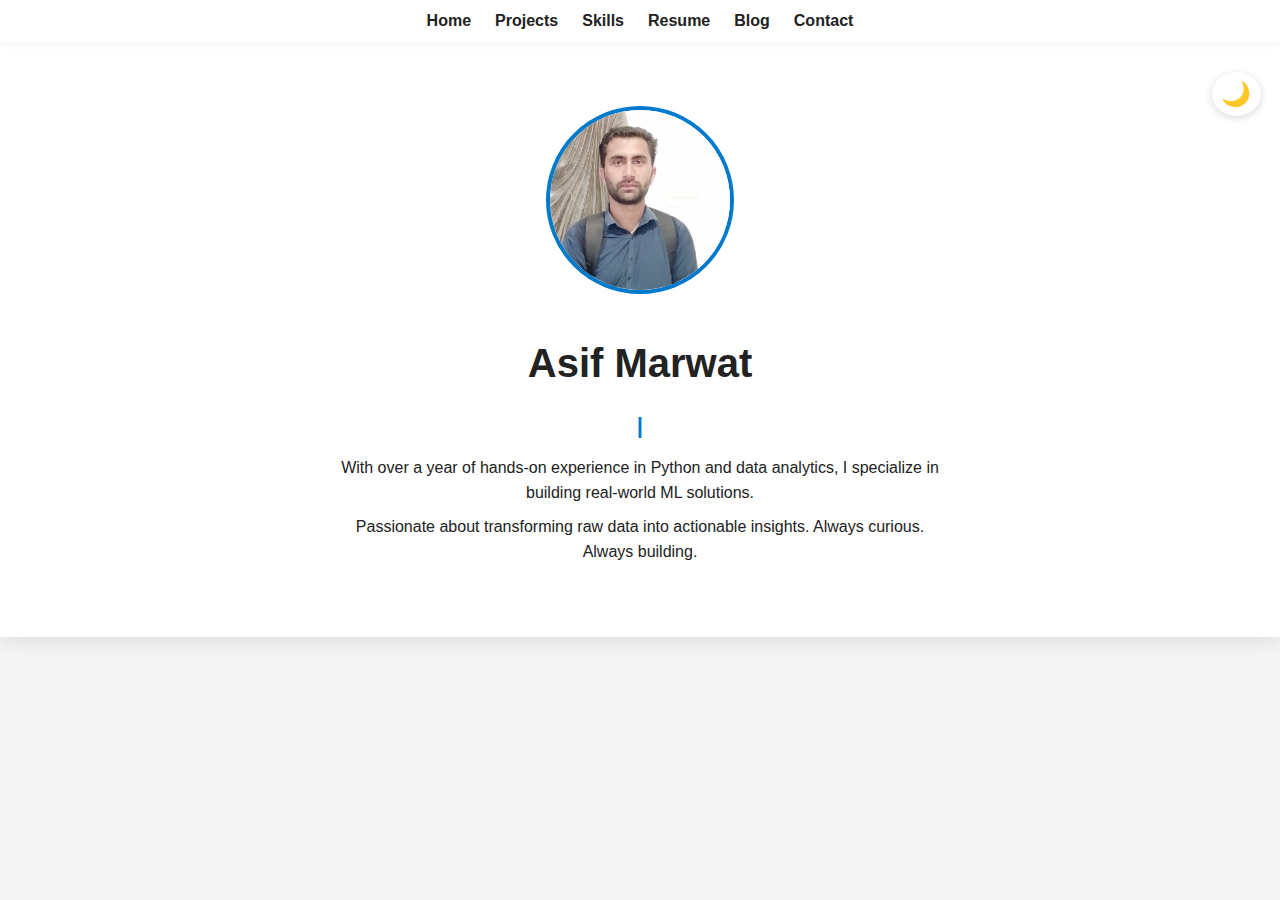
<file: index.html>
<!DOCTYPE html>
<html lang="en">
<head>
  <meta charset="UTF-8">
  <meta name="viewport" content="width=device-width, initial-scale=1.0">
  <title>Asif Marwat | Machine Learning Engineer</title>
  <link rel="stylesheet" href="assets/css/styles.css">
</head>
<body>
  <!-- 🔗 Navigation -->
  <nav class="navbar">
    <ul>
      <li><a href="index.html">Home</a></li>
      <li><a href="projects.html">Projects</a></li>
      <li><a href="skills.html">Skills</a></li>
      <li><a href="resume.html">Resume</a></li>
      <li><a href="blog.html">Blog</a></li>
      <li><a href="contact.html">Contact</a></li>
    </ul>
  </nav>

  <button id="theme-toggle" aria-label="Toggle theme">🌙</button>

  <header class="hero">
    <img src="assets/images/asif.jpg" alt="Asif Marwat" class="profile-pic">
    <h1>Asif Marwat</h1>
    <h2><span class="typed-text"></span><span class="cursor">|</span></h2>
    <p>
      With over a year of hands-on experience in Python and data analytics, I specialize in building real-world ML solutions.
    </p>
    <p>
      Passionate about transforming raw data into actionable insights. Always curious. Always building.
    </p>
  </header>

  <script src="assets/js/theme-toggle.js" defer></script>
  <script src="assets/js/typed.js" defer></script>
</body>


</html>
</file>
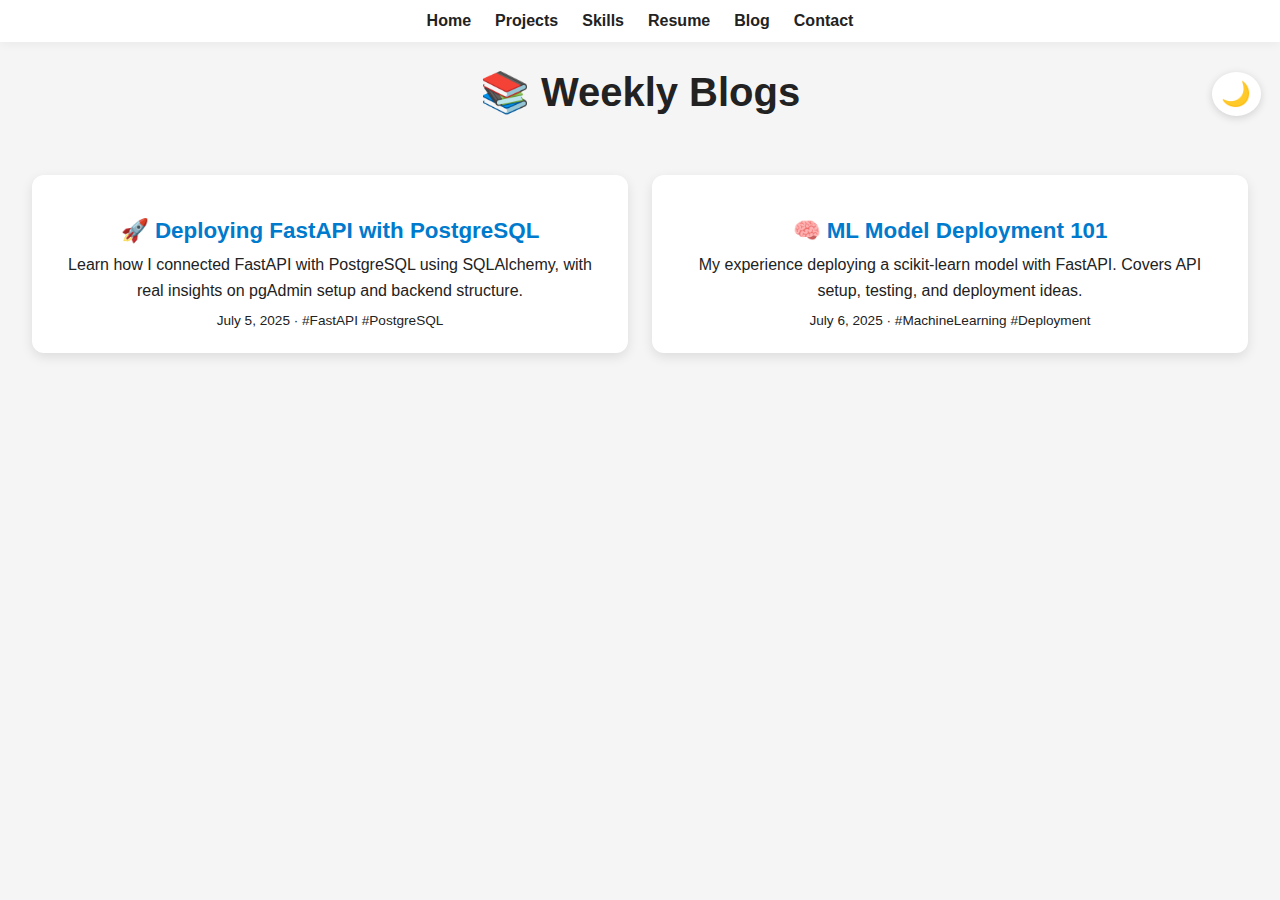
<file: blog.html>
<!DOCTYPE html>
<html lang="en">
<head>
  <meta charset="UTF-8">
  <title>Blog | Asif Marwat</title>
  <link rel="stylesheet" href="assets/css/styles.css">
</head>
<body>
  <nav class="navbar">
    <ul>
      <li><a href="index.html">Home</a></li>
      <li><a href="projects.html">Projects</a></li>
      <li><a href="skills.html">Skills</a></li>
      <li><a href="resume.html">Resume</a></li>
      <li><a href="blog.html" class="active">Blog</a></li>
      <li><a href="contact.html">Contact</a></li>
    </ul>
  </nav>

  <button id="theme-toggle">🌙</button>

  <section class="blog-section">
    <h1>📚 Weekly Blogs</h1>
    <div class="blog-grid">

      <!-- Blog 1 -->
      <div class="blog-card">
        <a href="blogs/fastapi-postgres.html">
          <h2>🚀 Deploying FastAPI with PostgreSQL</h2>
          <p>Learn how I connected FastAPI with PostgreSQL using SQLAlchemy, with real insights on pgAdmin setup and backend structure.</p>
          <span class="meta">July 5, 2025 · #FastAPI #PostgreSQL</span>
        </a>
      </div>

      <!-- Blog 2 -->
      <div class="blog-card">
        <a href="blogs/ml-model-deployment.html">
          <h2>🧠 ML Model Deployment 101</h2>
          <p>My experience deploying a scikit-learn model with FastAPI. Covers API setup, testing, and deployment ideas.</p>
          <span class="meta">July 6, 2025 · #MachineLearning #Deployment</span>
        </a>
      </div>

    </div>
  </section>

  <script src="assets/js/theme-toggle.js" defer></script>
</body>
</html>
</file>
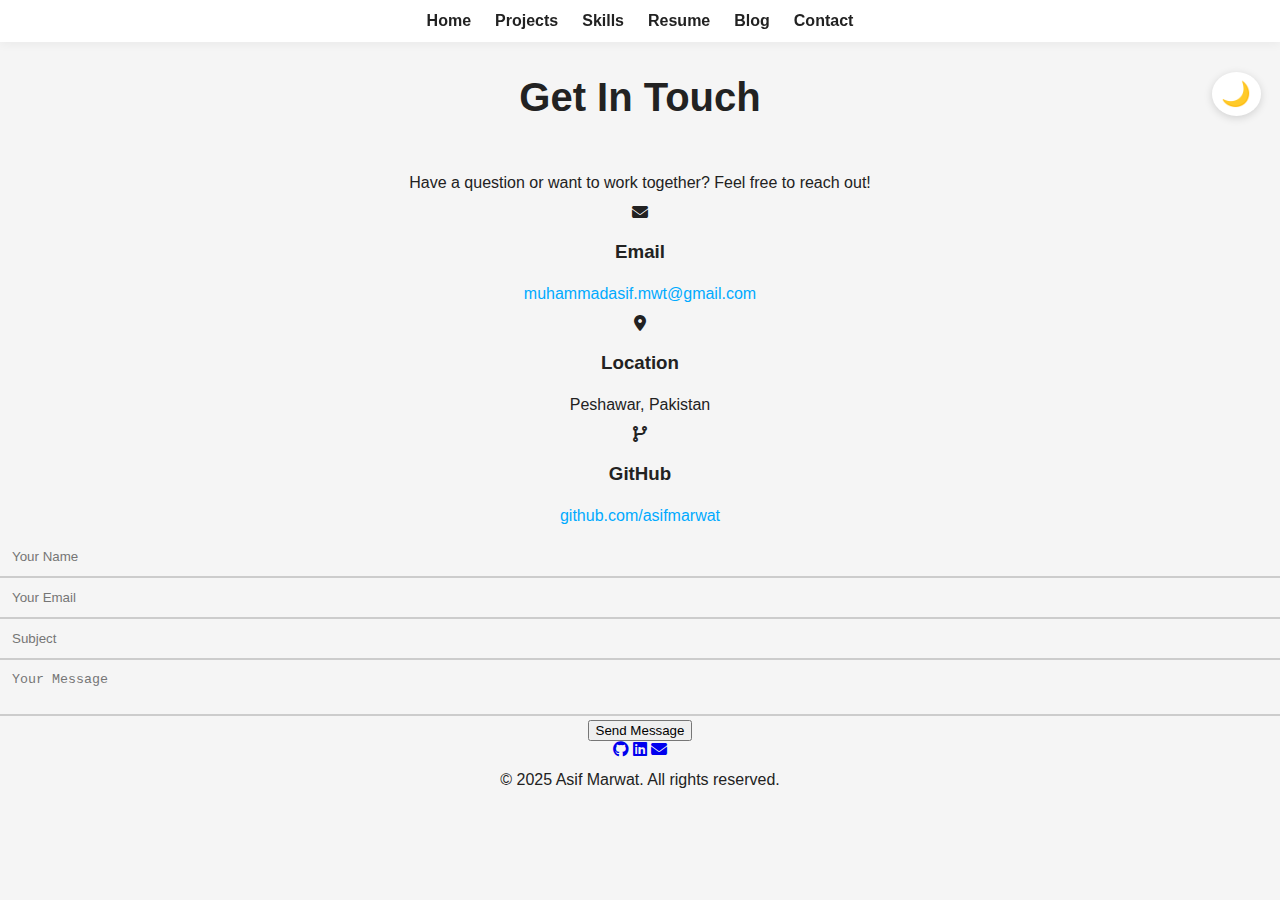
<file: contact.html>
<!DOCTYPE html>
<html lang="en">
<head>
  <meta charset="UTF-8">
  <meta name="viewport" content="width=device-width, initial-scale=1.0">
  <title>Asif Marwat | Contact</title>
  <link rel="stylesheet" href="https://cdnjs.cloudflare.com/ajax/libs/font-awesome/6.4.0/css/all.min.css">
  <link rel="stylesheet" href="assets/css/styles.css">
</head>
<body>
  <!-- 🔗 Navigation -->
  <nav class="navbar">
    <ul>
      <li><a href="index.html">Home</a></li>
      <li><a href="projects.html">Projects</a></li>
      <li><a href="skills.html">Skills</a></li>
      <li><a href="resume.html">Resume</a></li>
      <li><a href="blog.html">Blog</a></li>
      <li><a href="contact.html" class="active">Contact</a></li>
    </ul>
  </nav>

  <button id="theme-toggle" aria-label="Toggle theme">🌙</button>

  <main>
    <section class="section contact">
      <div class="container">
        <h2 class="section-title">Get In Touch</h2>
        <p class="section-subtitle">Have a question or want to work together? Feel free to reach out!</p>

        <div class="contact-container">
          <div class="contact-info">
            <div class="info-item">
              <i class="fas fa-envelope"></i>
              <div>
                <h3>Email</h3>
                <p><a href="mailto:muhammadasif.mwt@gmail.com">muhammadasif.mwt@gmail.com</a></p>
              </div>
            </div>
            <div class="info-item">
              <i class="fas fa-map-marker-alt"></i>
              <div>
                <h3>Location</h3>
                <p>Peshawar, Pakistan</p>
              </div>
            </div>
            <div class="info-item">
              <i class="fas fa-code-branch"></i>
              <div>
                <h3>GitHub</h3>
                <p><a href="https://github.com/asifmarwat" target="_blank">github.com/asifmarwat</a></p>
              </div>
            </div>
          </div>

          <form class="contact-form" action="https://formspree.io/f/your-form-id" method="POST">
            <input type="text" name="name" placeholder="Your Name" required>
            <input type="email" name="email" placeholder="Your Email" required>
            <input type="text" name="subject" placeholder="Subject">
            <textarea name="message" placeholder="Your Message" required></textarea>
            <button type="submit" class="btn">Send Message</button>
          </form>
        </div>
      </div>
    </section>
  </main>

  <footer class="footer">
    <div class="container">
      <div class="social-links">
        <a href="https://github.com/asifmarwat" target="_blank"><i class="fab fa-github"></i></a>
        <a href="https://linkedin.com/in/yourprofile" target="_blank"><i class="fab fa-linkedin"></i></a>
        <a href="mailto:muhammadasif.mwt@gmail.com"><i class="fas fa-envelope"></i></a>
      </div>
      <p>&copy; 2025 Asif Marwat. All rights reserved.</p>
    </div>
  </footer>

  <script src="assets/js/theme-toggle.js" defer></script>
</body>
</html>
</file>
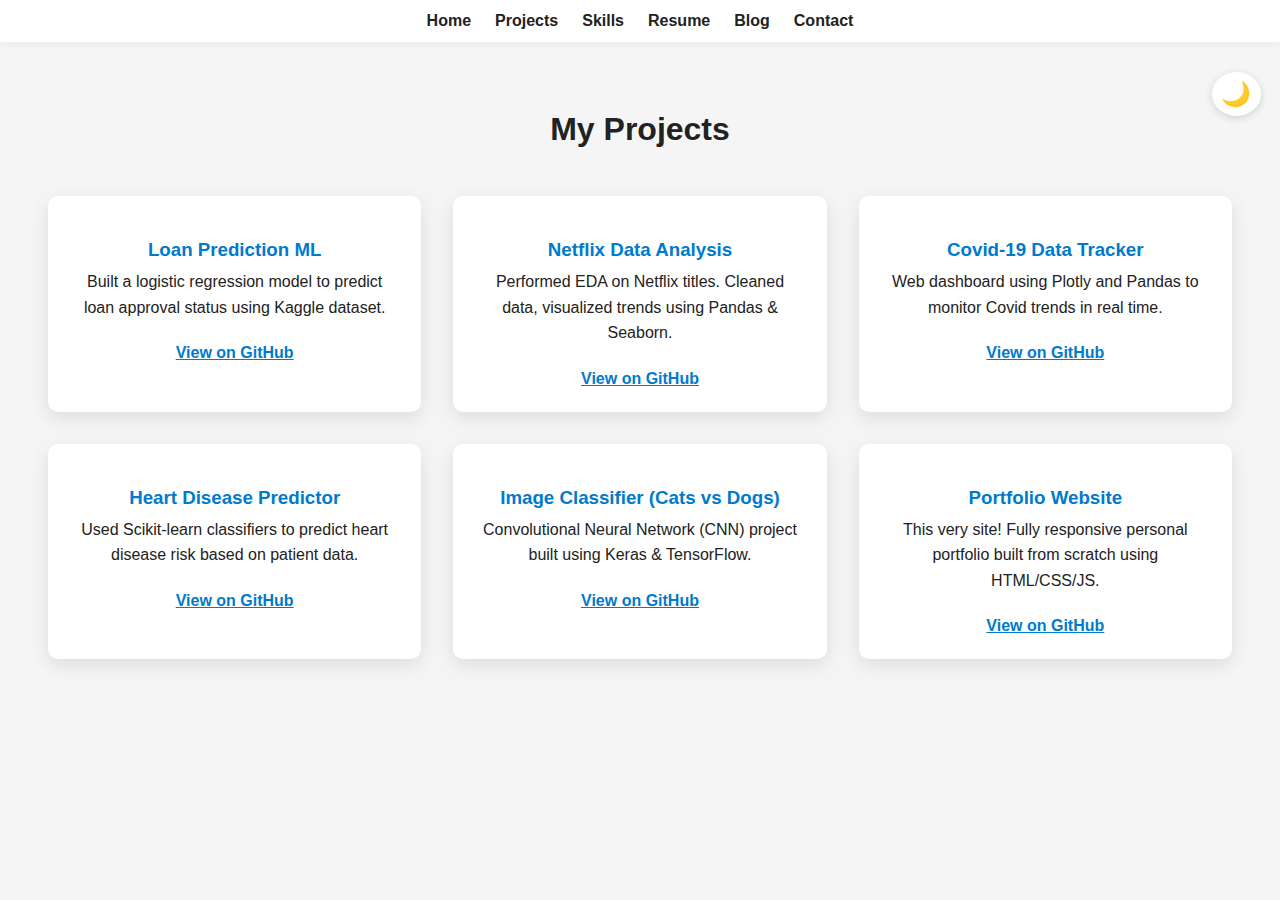
<file: projects.html>
<!DOCTYPE html>
<html lang="en">
<head>
  <meta charset="UTF-8">
  <title>Projects | Asif Marwat</title>
  <link rel="stylesheet" href="assets/css/styles.css">
</head>
<body>
  <nav class="navbar">
    <ul>
      <li><a href="index.html">Home</a></li>
      <li><a href="projects.html">Projects</a></li>
      <li><a href="skills.html">Skills</a></li>
      <li><a href="resume.html">Resume</a></li>
      <li><a href="blog.html">Blog</a></li>
      <li><a href="contact.html">Contact</a></li>
    </ul>
  </nav>

  <button id="theme-toggle" aria-label="Toggle theme">🌙</button>

  <section class="projects">
    <h1>My Projects</h1>
    <div class="project-grid">

      <div class="project-card">
        <h3>Loan Prediction ML</h3>
        <p>Built a logistic regression model to predict loan approval status using Kaggle dataset.</p>
        <a href="https://github.com/yourusername/loan-prediction" target="_blank">View on GitHub</a>
      </div>

      <div class="project-card">
        <h3>Netflix Data Analysis</h3>
        <p>Performed EDA on Netflix titles. Cleaned data, visualized trends using Pandas & Seaborn.</p>
        <a href="https://github.com/yourusername/netflix-analysis" target="_blank">View on GitHub</a>
      </div>

      <div class="project-card">
        <h3>Covid-19 Data Tracker</h3>
        <p>Web dashboard using Plotly and Pandas to monitor Covid trends in real time.</p>
        <a href="https://github.com/yourusername/covid-dashboard" target="_blank">View on GitHub</a>
      </div>

      <div class="project-card">
        <h3>Heart Disease Predictor</h3>
        <p>Used Scikit-learn classifiers to predict heart disease risk based on patient data.</p>
        <a href="https://github.com/yourusername/heart-disease" target="_blank">View on GitHub</a>
      </div>

      <div class="project-card">
        <h3>Image Classifier (Cats vs Dogs)</h3>
        <p>Convolutional Neural Network (CNN) project built using Keras & TensorFlow.</p>
        <a href="https://github.com/yourusername/cats-dogs" target="_blank">View on GitHub</a>
      </div>

      <div class="project-card">
        <h3>Portfolio Website</h3>
        <p>This very site! Fully responsive personal portfolio built from scratch using HTML/CSS/JS.</p>
        <a href="https://github.com/yourusername/portfolio" target="_blank">View on GitHub</a>
      </div>

    </div>
  </section>

  <script src="assets/js/theme-toggle.js" defer></script>
</body>
</html>
</file>
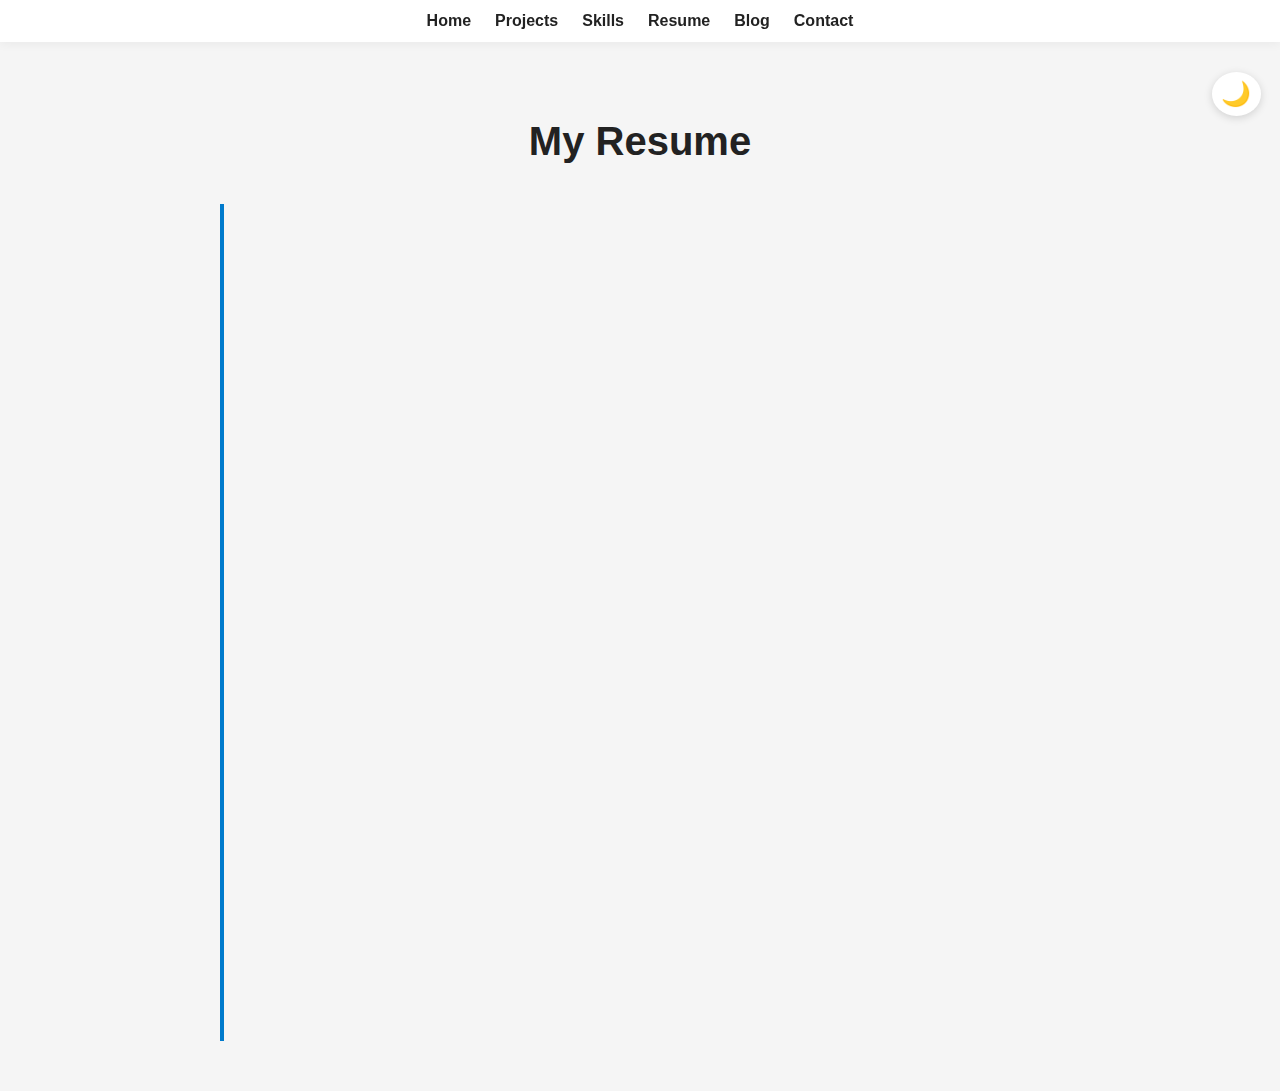
<file: resume.html>
<!DOCTYPE html>
<html lang="en">
<head>
  <meta charset="UTF-8" />
  <title>Resume | Asif Marwat</title>
  <link rel="stylesheet" href="assets/css/styles.css" />
  <meta name="viewport" content="width=device-width, initial-scale=1.0" />
</head>
<body>
  <!-- Navbar -->
  <nav class="navbar">
    <ul>
      <li><a href="index.html">Home</a></li>
      <li><a href="projects.html">Projects</a></li>
      <li><a href="skills.html">Skills</a></li>
      <li><a href="resume.html">Resume</a></li>
      <li><a href="blog.html">Blog</a></li>
      <li><a href="contact.html">Contact</a></li>
    </ul>
  </nav>

  <!-- Theme Toggle -->
  <button id="theme-toggle" aria-label="Toggle theme">🌙</button>

  <!-- Resume Section -->
  <section class="resume">
    <h1 class="section-title">My Resume</h1>
    <div class="timeline">
      <div class="timeline-item">
        <h2>🎓 Education</h2>
        <p><strong>Bachelor of Science in Computer Science</strong><br>
        XYZ University<br>
        2020 – 2024</p>
      </div>

      <div class="timeline-item">
        <h2>💼 Experience</h2>
        <p><strong>Freelance Data Scientist</strong><br>
        Worked on ML/DL projects, built models for client use cases, participated in Kaggle competitions.<br>
        2023 – Present</p>
      </div>

      <div class="timeline-item">
        <h2>📜 Certifications</h2>
        <ul>
          <li>Python for Data Science – Coursera</li>
          <li>Machine Learning by Andrew Ng – Coursera</li>
          <li>Google Data Analytics – Google</li>
        </ul>
      </div>

      <div class="timeline-item">
        <h2>📂 Download</h2>
        <a href="#" class="btn download-btn">Download Resume (PDF)</a>
      </div>
    </div>
  </section>

  <script src="assets/js/theme-toggle.js" defer></script>

  <!-- Scroll animation for resume timeline -->
  <script>
    const items = document.querySelectorAll('.timeline-item');
    const observer = new IntersectionObserver(entries => {
      entries.forEach(entry => {
        if (entry.isIntersecting) {
          entry.target.style.animationPlayState = 'running';
        }
      });
    }, { threshold: 0.2 });

    items.forEach(item => {
      item.style.animationPlayState = 'paused';
      observer.observe(item);
    });
  </script>
</body>
</html>
</file>
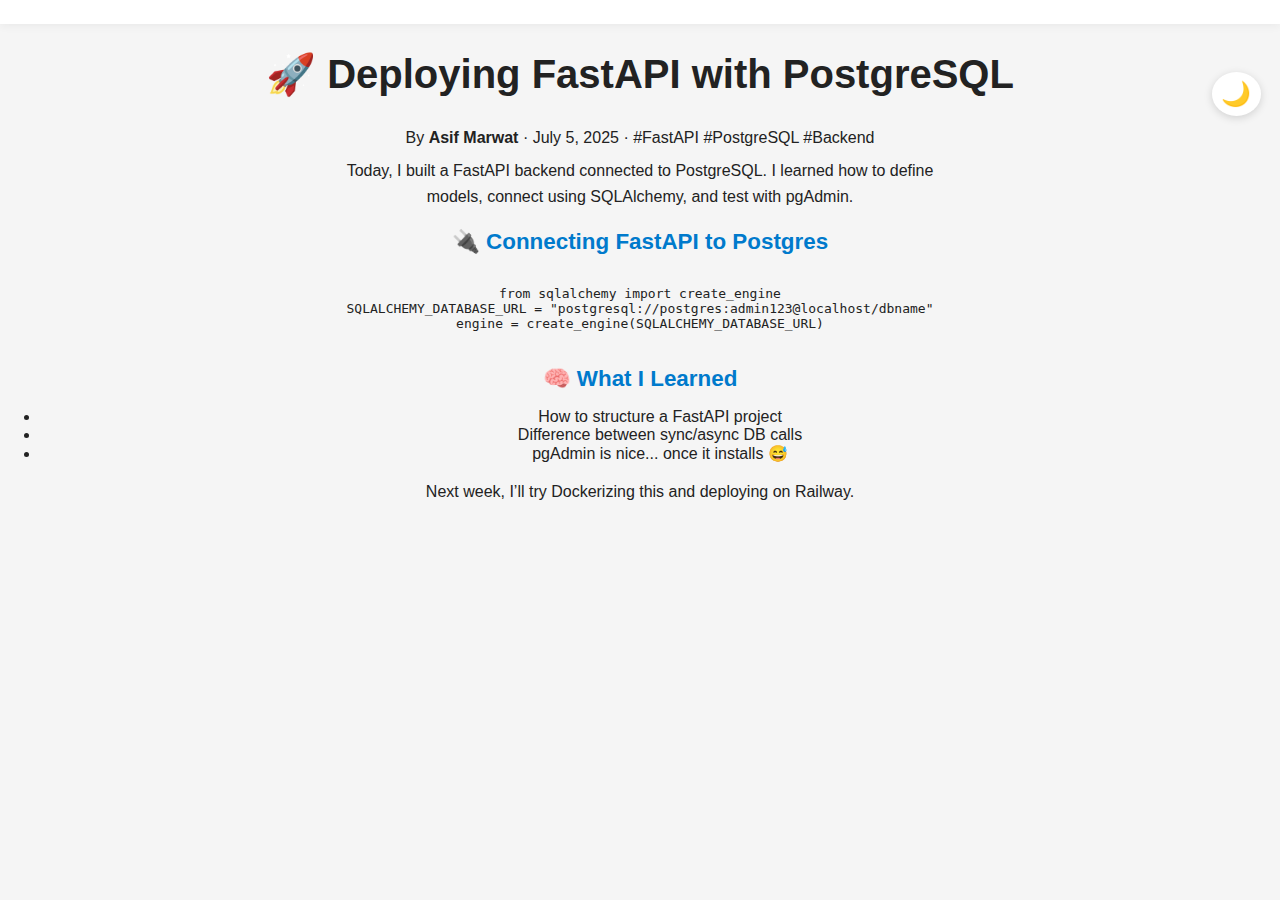
<file: posts/ml-model-deployment.html.html>
<!DOCTYPE html>
<html lang="en">
<head>
  <meta charset="UTF-8">
  <title>FastAPI + PostgreSQL Setup</title>
  <link rel="stylesheet" href="../assets/css/styles.css">
</head>
<body>
  <nav class="navbar">
    <!-- same navbar as other pages -->
  </nav>

  <button id="theme-toggle">🌙</button>

  <article class="blog-post">
    <h1>🚀 Deploying FastAPI with PostgreSQL</h1>
    <p class="meta">By <strong>Asif Marwat</strong> · July 5, 2025 · <span class="tags">#FastAPI #PostgreSQL #Backend</span></p>

    <p>Today, I built a FastAPI backend connected to PostgreSQL. I learned how to define models, connect using SQLAlchemy, and test with pgAdmin.</p>

    <h2>🔌 Connecting FastAPI to Postgres</h2>
    <pre><code class="language-python">
from sqlalchemy import create_engine
SQLALCHEMY_DATABASE_URL = "postgresql://postgres:admin123@localhost/dbname"
engine = create_engine(SQLALCHEMY_DATABASE_URL)
    </code></pre>

    <h2>🧠 What I Learned</h2>
    <ul>
      <li>How to structure a FastAPI project</li>
      <li>Difference between sync/async DB calls</li>
      <li>pgAdmin is nice... once it installs 😅</li>
    </ul>

    <p>Next week, I’ll try Dockerizing this and deploying on Railway.</p>
  </article>

  <script src="../assets/js/theme-toggle.js" defer></script>
</body>
</html>
</file>
<file: assets/css/styles.css>
:root {
  --bg: #f5f5f5;
  --text: #222;
  --card-bg: #ffffff;
  --accent: #007acc;
}

body {
  margin: 0;
  font-family: 'Segoe UI', sans-serif;
  background-color: var(--bg);
  color: var(--text);
  text-align: center;
  transition: background-color 0.5s ease, color 0.5s ease;
}

.hero {
  padding: 4rem 2rem;
  background-color: var(--card-bg);
  transition: background-color 0.5s ease;
  box-shadow: 0 4px 20px rgba(0,0,0,0.1);
}

.profile-pic {
  width: 180px;
  height: 180px;
  object-fit: cover;
  border-radius: 50%;
  margin-bottom: 1rem;
  border: 4px solid var(--accent);
  transition: border-color 0.4s ease;
}

h1 {
  font-size: 2.5rem;
}

h2 {
  font-size: 1.4rem;
  color: var(--accent);
  margin-bottom: 1rem;
}

p {
  max-width: 600px;
  margin: 0.5rem auto;
  font-size: 1rem;
  line-height: 1.6;
}

/* --- Dark Mode Styles --- */
body.dark-mode {
  --bg: #121212;
  --text: #f5f5f5;
  --card-bg: #1e1e1e;
  --accent: #00bfff;
}

/* Theme toggle button */
#theme-toggle {
  position: fixed;
  top: 4.5rem;
  right: 1.2rem;
  background: var(--card-bg);
  color: var(--accent);
  font-size: 1.5rem;
  border: none;
  border-radius: 50%;
  padding: 0.5rem 0.6rem;
  cursor: pointer;
  transition: transform 0.3s ease, background-color 0.4s ease;
  box-shadow: 0 2px 8px rgba(0,0,0,0.15);
}

#theme-toggle:hover {
  transform: rotate(20deg) scale(1.1);
}

/* === Navbar === */
.navbar {
  position: sticky;
  top: 0;
  background-color: var(--card-bg);
  display: flex;
  justify-content: center;
  padding: 0.75rem 0;
  box-shadow: 0 2px 10px rgba(0,0,0,0.05);
  z-index: 1000;
  transition: background-color 0.3s;
}

.navbar ul {
  list-style: none;
  display: flex;
  gap: 1.5rem;
  padding: 0;
  margin: 0;
}

.navbar a {
  text-decoration: none;
  color: var(--text);
  font-weight: bold;
  transition: color 0.2s;
}

.navbar a:hover {
  color: var(--accent);
}

/* === Typing Animation === */
.cursor {
  display: inline-block;
  color: var(--accent);
  animation: blink 0.7s infinite;
}

@keyframes blink {
  0%, 100% { opacity: 1; }
  50% { opacity: 0; }
}

.projects {
  padding: 3rem 2rem;
}

.projects h1 {
  font-size: 2rem;
  margin-bottom: 2rem;
}

.project-grid {
  display: grid;
  gap: 2rem;
  grid-template-columns: repeat(auto-fit, minmax(280px, 1fr));
  padding: 1rem;
}

.project-card {
  background-color: var(--card-bg);
  color: var(--text);
  padding: 1.5rem;
  border-radius: 10px;
  box-shadow: 0 6px 20px rgba(0,0,0,0.1);
  transition: transform 0.3s ease, box-shadow 0.3s ease;
}

.project-card:hover {
  transform: translateY(-5px);
  box-shadow: 0 10px 30px rgba(0,0,0,0.15);
}

.project-card h3 {
  color: var(--accent);
  margin-bottom: 0.5rem;
}

.project-card a {
  display: inline-block;
  margin-top: 1rem;
  color: var(--accent);
  font-weight: bold;
}

.project-grid {
  display: grid;
  gap: 2rem;
  grid-template-columns: repeat(auto-fit, minmax(280px, 1fr));
  padding: 1rem;
}

.skills {
  padding: 3rem 2rem;
  text-align: center;
}

.skills h1 {
  font-size: 2rem;
  margin-bottom: 2rem;
  color: var(--accent);
}

.skills-grid {
  display: grid;
  grid-template-columns: repeat(auto-fit, minmax(120px, 1fr));
  gap: 2rem;
  justify-items: center;
}

.skill {
  display: flex;
  flex-direction: column;
  align-items: center;
  text-align: center;
  transition: transform 0.3s ease;
}

.skill:hover {
  transform: scale(1.1);
}

.skill img {
  width: 60px;
  height: 60px;
  object-fit: contain;
  margin-bottom: 0.5rem;
}

.skill span {
  font-size: 1rem;
  font-weight: 500;
  color: var(--text);
}

.skills {
  padding: 4rem 2rem;
  text-align: center;
}

.skills h1 {
  font-size: 2.5rem;
  margin-bottom: 2rem;
  color: var(--text-primary);
}

.skills-grid {
  display: grid;
  grid-template-columns: repeat(auto-fit, minmax(150px, 1fr));
  gap: 2rem;
  justify-items: center;
  align-items: center;
  max-width: 1000px;
  margin: auto;
}

.skill {
  background: var(--card-bg);
  border-radius: 12px;
  padding: 1rem;
  box-shadow: var(--card-shadow);
  transition: transform 0.3s ease;
}

.skill:hover {
  transform: translateY(-5px);
}

.skill img {
  width: 64px;
  height: 64px;
  object-fit: contain;
  margin-bottom: 0.5rem;
}

.skill span {
  display: block;
  margin-top: 0.5rem;
  font-weight: bold;
  color: var(--text-primary);
}
.skills-grid {
  display: grid;
  grid-template-columns: repeat(auto-fit, minmax(150px, 1fr));
  gap: 1.5rem;
  padding: 2rem;
  justify-items: center;
}

.skill {
  background-color: var(--card-bg, #fff);
  padding: 1rem;
  border-radius: 12px;
  text-align: center;
  transition: 0.3s ease-in-out;
  cursor: pointer;
  position: relative;
}

.skill:hover {
  transform: translateY(-5px);
  box-shadow: 0 0 18px rgba(0, 200, 255, 0.4);
}

.skill img {
  width: 60px;
  height: 60px;
}

.skill span {
  display: block;
  margin-top: 0.5rem;
  font-weight: bold;
  font-size: 1rem;
}

/* Tooltip Styles */
.skill[data-tooltip]:hover::after {
  content: attr(data-tooltip);
  position: absolute;
  bottom: -35px;
  left: 50%;
  transform: translateX(-50%);
  background-color: #222;
  color: #fff;
  padding: 6px 10px;
  border-radius: 6px;
  font-size: 0.75rem;
  white-space: nowrap;
  z-index: 10;
  opacity: 1;
  pointer-events: none;
}

.skill[data-tooltip]::after {
  opacity: 0;
  transition: opacity 0.3s ease;
}
.resume {
  padding: 40px 20px;
  max-width: 800px;
  margin: auto;
}

.resume h1 {
  text-align: center;
  margin-bottom: 40px;
}

.resume-section {
  margin-bottom: 30px;
}

.resume-section h2 {
  margin-bottom: 10px;
  color: var(--primary);
}

.resume-section ul {
  list-style: disc;
  padding-left: 20px;
}

.download-btn {
  display: inline-block;
  background-color: var(--primary);
  color: white;
  padding: 10px 20px;
  text-decoration: none;
  border-radius: 8px;
  transition: 0.3s ease;
}

.download-btn:hover {
  background-color: var(--accent);
}

.resume {
  padding: 50px 20px;
  max-width: 900px;
  margin: auto;
  text-align: center;
}

.section-title {
  font-size: 2.5rem;
  margin-bottom: 50px;
  color: var(--primary);
}

.timeline {
  display: flex;
  flex-direction: column;
  gap: 40px;
  position: relative;
  padding-left: 20px;
}

.timeline::before {
  content: '';
  position: absolute;
  top: 0;
  left: 30px;
  width: 4px;
  height: 100%;
  background: var(--accent);
}

.timeline-item {
  background: rgba(255, 255, 255, 0.1);
  border: 1px solid rgba(255, 255, 255, 0.18);
  box-shadow: 0 8px 32px rgba(0, 0, 0, 0.25);
  backdrop-filter: blur(8px);
  -webkit-backdrop-filter: blur(8px);
  border-radius: 12px;
  padding: 20px 30px;
  margin-left: 50px;
  animation: fadeInUp 0.8s ease-out forwards;
  opacity: 0;
  transform: translateY(30px);
}

/* Scroll animation */
@keyframes fadeInUp {
  to {
    opacity: 1;
    transform: translateY(0);
  }
}

@media (max-width: 600px) {
  .timeline::before {
    left: 15px;
  }

  .timeline-item {
    margin-left: 30px;
  }
}

.download-btn {
  background-color: var(--primary);
  color: white;
  padding: 10px 20px;
  border-radius: 8px;
  text-decoration: none;
  transition: 0.3s ease;
}

.download-btn:hover {
  background-color: var(--accent);
}
.blog-grid {
  display: grid;
  grid-template-columns: repeat(auto-fit, minmax(300px, 1fr));
  gap: 1.5rem;
  padding: 2rem;
}

.blog-card {
  background: var(--card-bg);
  border-radius: 12px;
  padding: 1.5rem;
  box-shadow: 0 4px 12px rgba(0,0,0,0.1);
  transition: transform 0.2s, box-shadow 0.3s;
}

.blog-card:hover {
  transform: translateY(-5px);
  box-shadow: 0 6px 18px rgba(0,0,0,0.2);
}

.blog-card a {
  color: inherit;
  text-decoration: none;
  display: block;
}

.blog-card h2 {
  margin-bottom: 0.5rem;
}

.blog-card .meta {
  font-size: 0.85rem;
  color: var(--text-muted);
}
/* Glass effect */
.glass-section, .glass-card, .glass-header {
  background: rgba(255, 255, 255, 0.08);
  border-radius: 20px;
  backdrop-filter: blur(12px);
  border: 1px solid rgba(255, 255, 255, 0.2);
  box-shadow: 0 8px 24px rgba(0, 0, 0, 0.1);
}

.contact-form input,
.contact-form textarea {
  width: 100%;
  padding: 12px;
  background: transparent;
  border: none;
  border-bottom: 2px solid #ccc;
  color: #fff;
  outline: none;
  transition: border-color 0.3s;
}

.contact-form label {
  position: absolute;
  top: -20px;
  left: 0;
  font-size: 14px;
  color: #aaa;
  transition: all 0.3s ease;
}

.contact-form .form-group {
  position: relative;
  margin-bottom: 24px;
}

/* Hover glow */
.glow-hover {
  transition: box-shadow 0.3s ease;
}
.glow-hover:hover {
  box-shadow: 0 0 20px rgba(0, 255, 255, 0.4);
}

/* Link styling */
.contact-info a {
  color: #00aaff;
  text-decoration: none;
}
.contact-info a:hover {
  text-decoration: underline;
}


/* === Responsive Fixes for Mobile Screens === */
@media (max-width: 768px) {
  .hero {
    padding: 2rem 1rem;
  }

  h1 {
    font-size: 2rem;
  }

  h2 {
    font-size: 1.2rem;
  }

  p {
    font-size: 0.95rem;
    padding: 0 1rem;
  }

  .profile-pic {
    width: 140px;
    height: 140px;
  }

  .navbar ul {
    flex-direction: column;
    gap: 1rem;
  }

  .navbar {
    flex-wrap: wrap;
    padding: 0.5rem;
  }

  #theme-toggle {
    top: 1rem;
    right: 1rem;
    font-size: 1.2rem;
    padding: 0.4rem 0.5rem;
  }

  .project-grid,
  .skills-grid,
  .blog-grid {
    grid-template-columns: 1fr;
    padding: 1rem;
  }

  .projects,
  .skills,
  .resume {
    padding: 2rem 1rem;
  }

  .resume h1,
  .projects h1,
  .skills h1 {
    font-size: 2rem;
  }

  .timeline::before {
    left: 20px;
  }

  .timeline-item {
    margin-left: 40px;
    padding: 15px 20px;
  }

  .contact-form input,
  .contact-form textarea {
    font-size: 0.95rem;
  }

  .download-btn {
    font-size: 0.9rem;
    padding: 8px 16px;
  }

  .glass-section,
  .glass-card,
  .glass-header {
    border-radius: 12px;
  }
}
</file>
